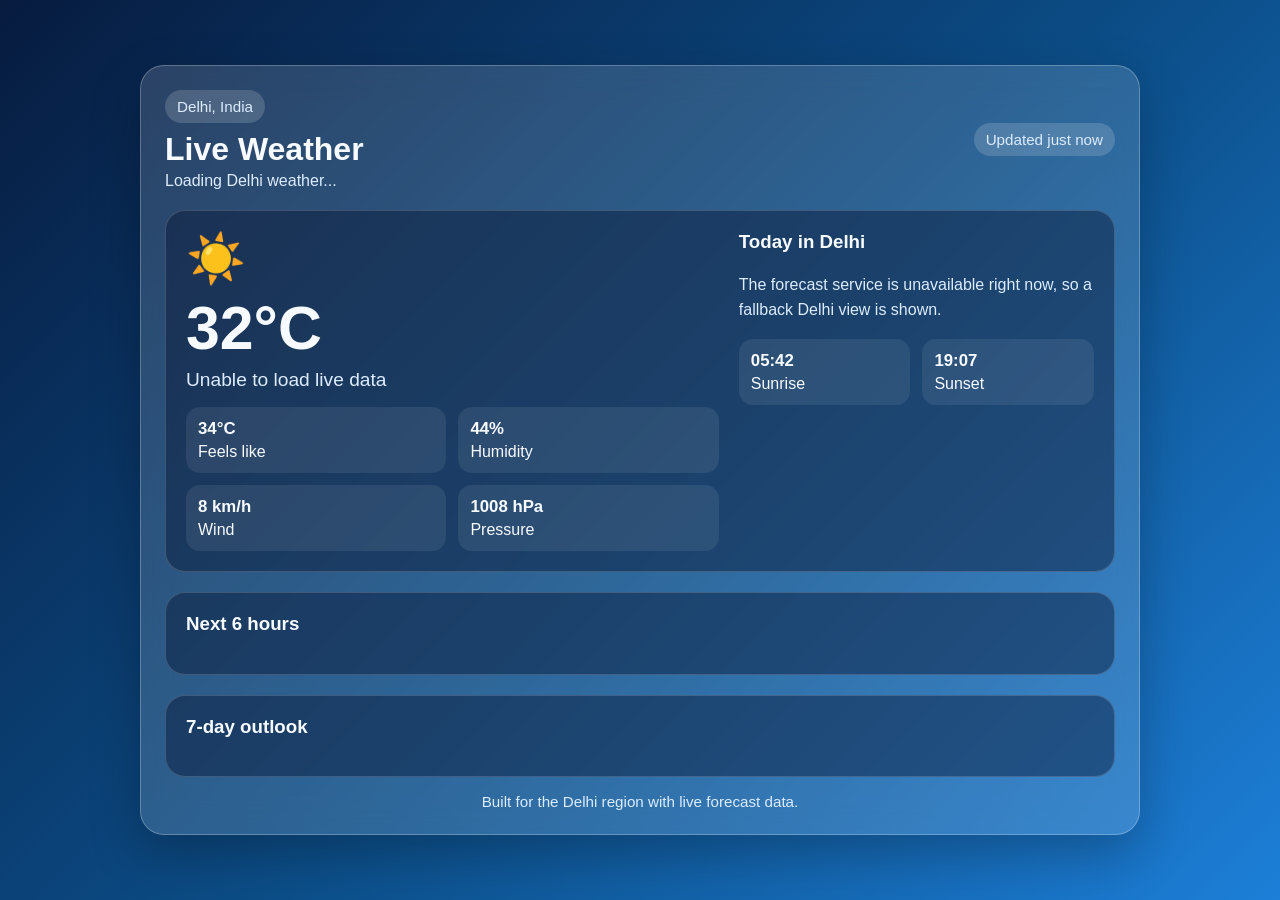
<file: weather .html>
<!DOCTYPE html>
<html lang="en">
  <head>
    <meta charset="UTF-8" />
    <meta name="viewport" content="width=device-width, initial-scale=1.0" />
    <title>Delhi Weather</title>
    <link rel="stylesheet" href="weather.css" />
  </head>
  <body>
    <div class="app">
      <div class="header">
        <div>
          <div class="badge">Delhi, India</div>
          <h1 style="margin: 8px 0 4px;">Live Weather</h1>
          <p id="updatedAt" style="margin: 0; color: var(--muted);">Loading Delhi weather...</p>
        </div>
        <div class="badge" id="lastUpdated">Updated just now</div>
      </div>

      <div class="grid">
        <section class="main-card">
          <div>
            <div id="weatherIcon" style="font-size: 3rem;">☀️</div>
            <div id="temperature" class="temp">--</div>
            <div id="condition" class="condition">Checking conditions...</div>
            <div class="stats">
              <div class="stat"><strong id="feelsLike">--</strong><span>Feels like</span></div>
              <div class="stat"><strong id="humidity">--</strong><span>Humidity</span></div>
              <div class="stat"><strong id="wind">--</strong><span>Wind</span></div>
              <div class="stat"><strong id="pressure">--</strong><span>Pressure</span></div>
            </div>
          </div>
          <div>
            <h3 style="margin-top: 0;">Today in Delhi</h3>
            <p id="summary" style="line-height: 1.6; color: var(--muted);">
              Delhi’s weather is being fetched from live forecast data.
            </p>
            <div class="stats">
              <div class="stat"><strong id="sunrise">--</strong><span>Sunrise</span></div>
              <div class="stat"><strong id="sunset">--</strong><span>Sunset</span></div>
            </div>
          </div>
        </section>

        <section class="forecast-card">
          <h3 style="margin-top: 0;">Next 6 hours</h3>
          <div id="hourlyForecast" class="hourly"></div>
        </section>

        <section class="forecast-card">
          <h3 style="margin-top: 0;">7-day outlook</h3>
          <div id="dailyForecast" class="daily"></div>
        </section>
      </div>

      <div class="footer">Built for the Delhi region with live forecast data.</div>
    </div>

    <script src="weather.js"></script>
  </body>
</html>
</file>
<file: weather.css>
:root {
  color-scheme: dark;
  --bg: linear-gradient(135deg, #071b3f, #0c4f8a 55%, #1d7fd8);
  --card: rgba(255, 255, 255, 0.14);
  --border: rgba(255, 255, 255, 0.25);
  --text: #f7fbff;
  --muted: #dcecff;
}

* { box-sizing: border-box; }
body {
  margin: 0;
  font-family: "Segoe UI", Tahoma, Geneva, Verdana, sans-serif;
  background: var(--bg);
  color: var(--text);
  min-height: 100vh;
  display: grid;
  place-items: center;
  padding: 20px;
}

.app {
  width: min(100%, 1000px);
  background: var(--card);
  backdrop-filter: blur(16px);
  border: 1px solid var(--border);
  border-radius: 24px;
  padding: 24px;
  box-shadow: 0 20px 50px rgba(0, 0, 0, 0.25);
}

.header {
  display: flex;
  justify-content: space-between;
  align-items: center;
  gap: 16px;
  margin-bottom: 20px;
}

.badge {
  display: inline-block;
  padding: 8px 12px;
  border-radius: 999px;
  background: rgba(255,255,255,0.16);
  font-size: 0.95rem;
  color: var(--muted);
}

.grid {
  display: grid;
  gap: 20px;
}

.main-card, .forecast-card {
  background: rgba(8, 24, 53, 0.45);
  border: 1px solid rgba(255,255,255,0.16);
  border-radius: 20px;
  padding: 20px;
}

.main-card {
  display: grid;
  grid-template-columns: 1.2fr 0.8fr;
  gap: 20px;
}

.temp {
  font-size: 3.8rem;
  font-weight: 700;
  margin: 6px 0;
}

.condition {
  font-size: 1.2rem;
  color: var(--muted);
}

.stats {
  display: grid;
  grid-template-columns: repeat(2, minmax(0, 1fr));
  gap: 12px;
  margin-top: 16px;
}

.stat {
  padding: 12px;
  border-radius: 14px;
  background: rgba(255,255,255,0.08);
}

.stat strong { display: block; font-size: 1.05rem; margin-bottom: 4px; }

.hourly, .daily {
  display: grid;
  gap: 12px;
}

.hourly {
  grid-template-columns: repeat(6, minmax(0, 1fr));
}

.daily {
  grid-template-columns: repeat(7, minmax(0, 1fr));
}

.hourly .box, .daily .box {
  background: rgba(255,255,255,0.08);
  border-radius: 14px;
  padding: 10px;
  text-align: center;
  min-height: 110px;
}

.box .time { font-size: 0.9rem; color: var(--muted); }
.box .value { font-size: 1.05rem; font-weight: 600; margin: 8px 0; }

.footer {
  margin-top: 16px;
  color: var(--muted);
  text-align: center;
  font-size: 0.95rem;
}

@media (max-width: 840px) {
  .main-card { grid-template-columns: 1fr; }
  .hourly { grid-template-columns: repeat(3, minmax(0, 1fr)); }
  .daily { grid-template-columns: repeat(2, minmax(0, 1fr)); }
}

@media (max-width: 560px) {
  .app { padding: 16px; }
  .hourly, .daily, .stats { grid-template-columns: 1fr; }
  .temp { font-size: 3rem; }
}
</file>
